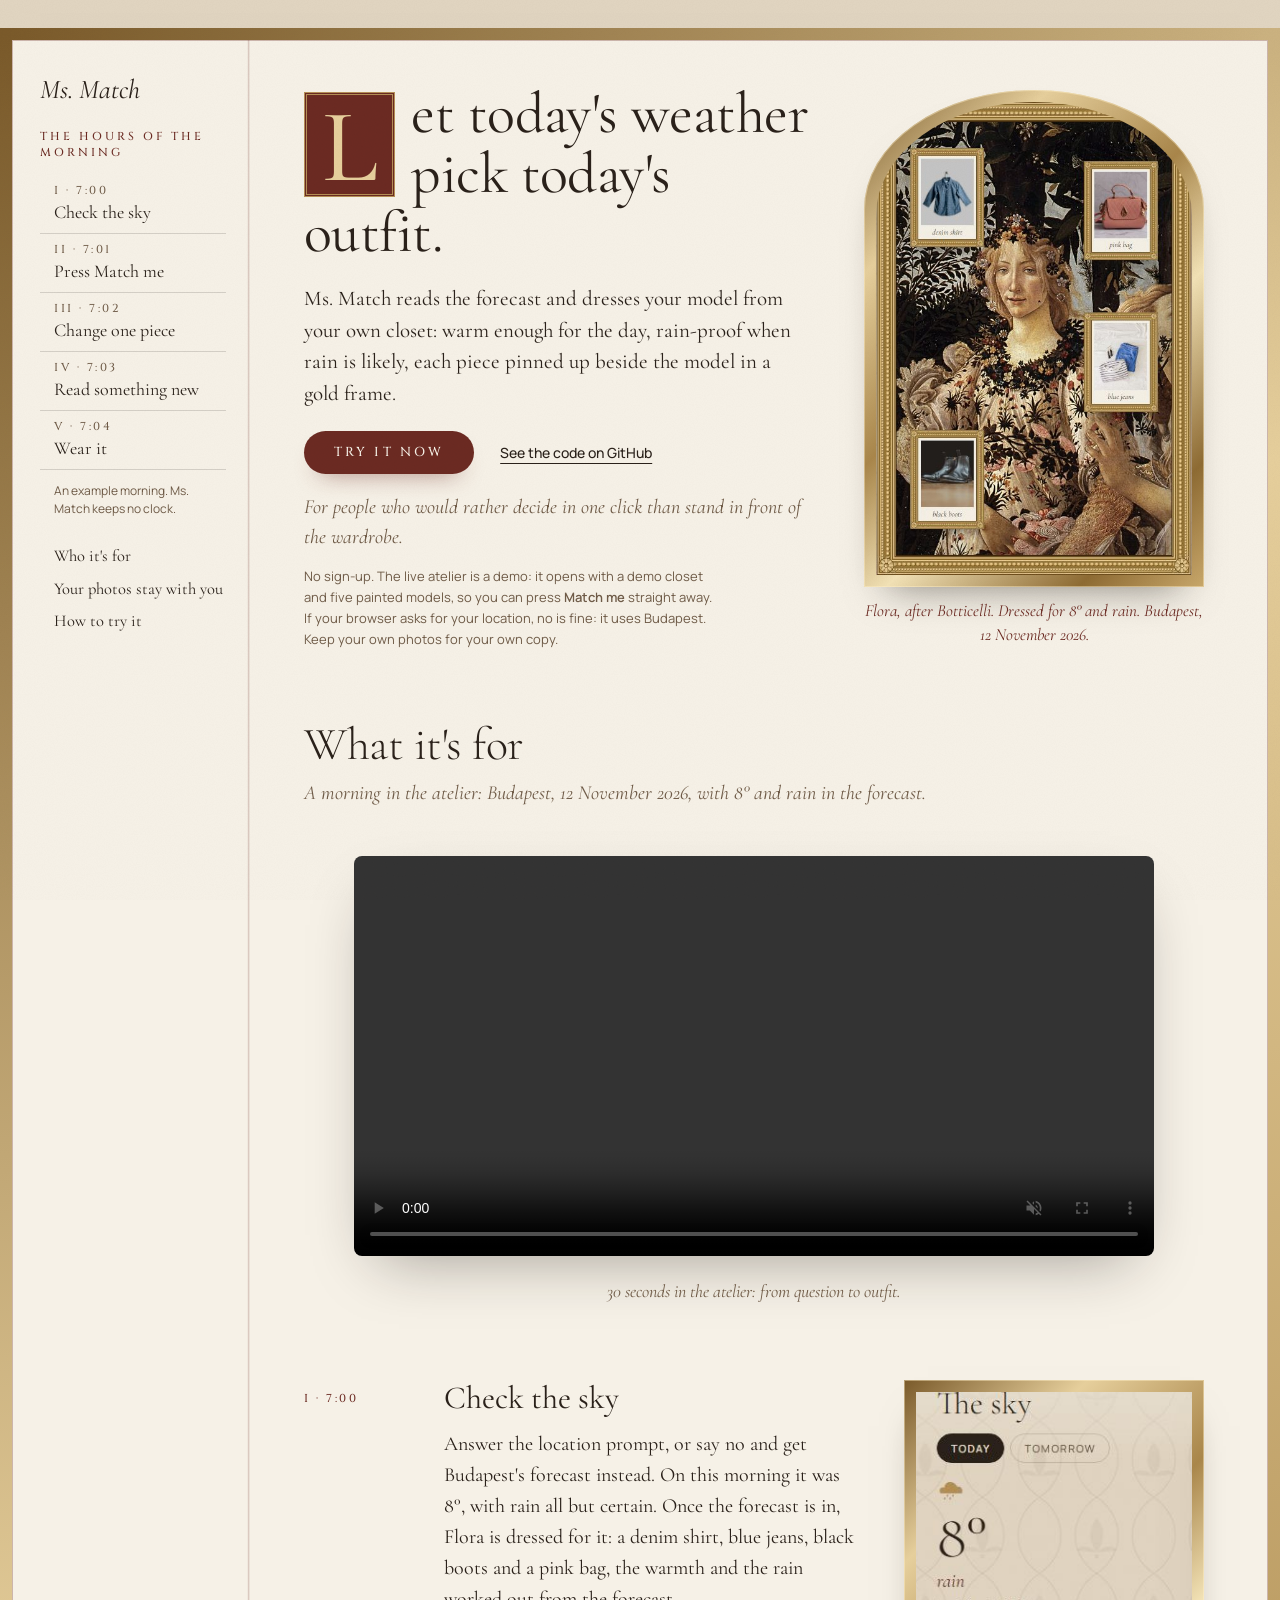
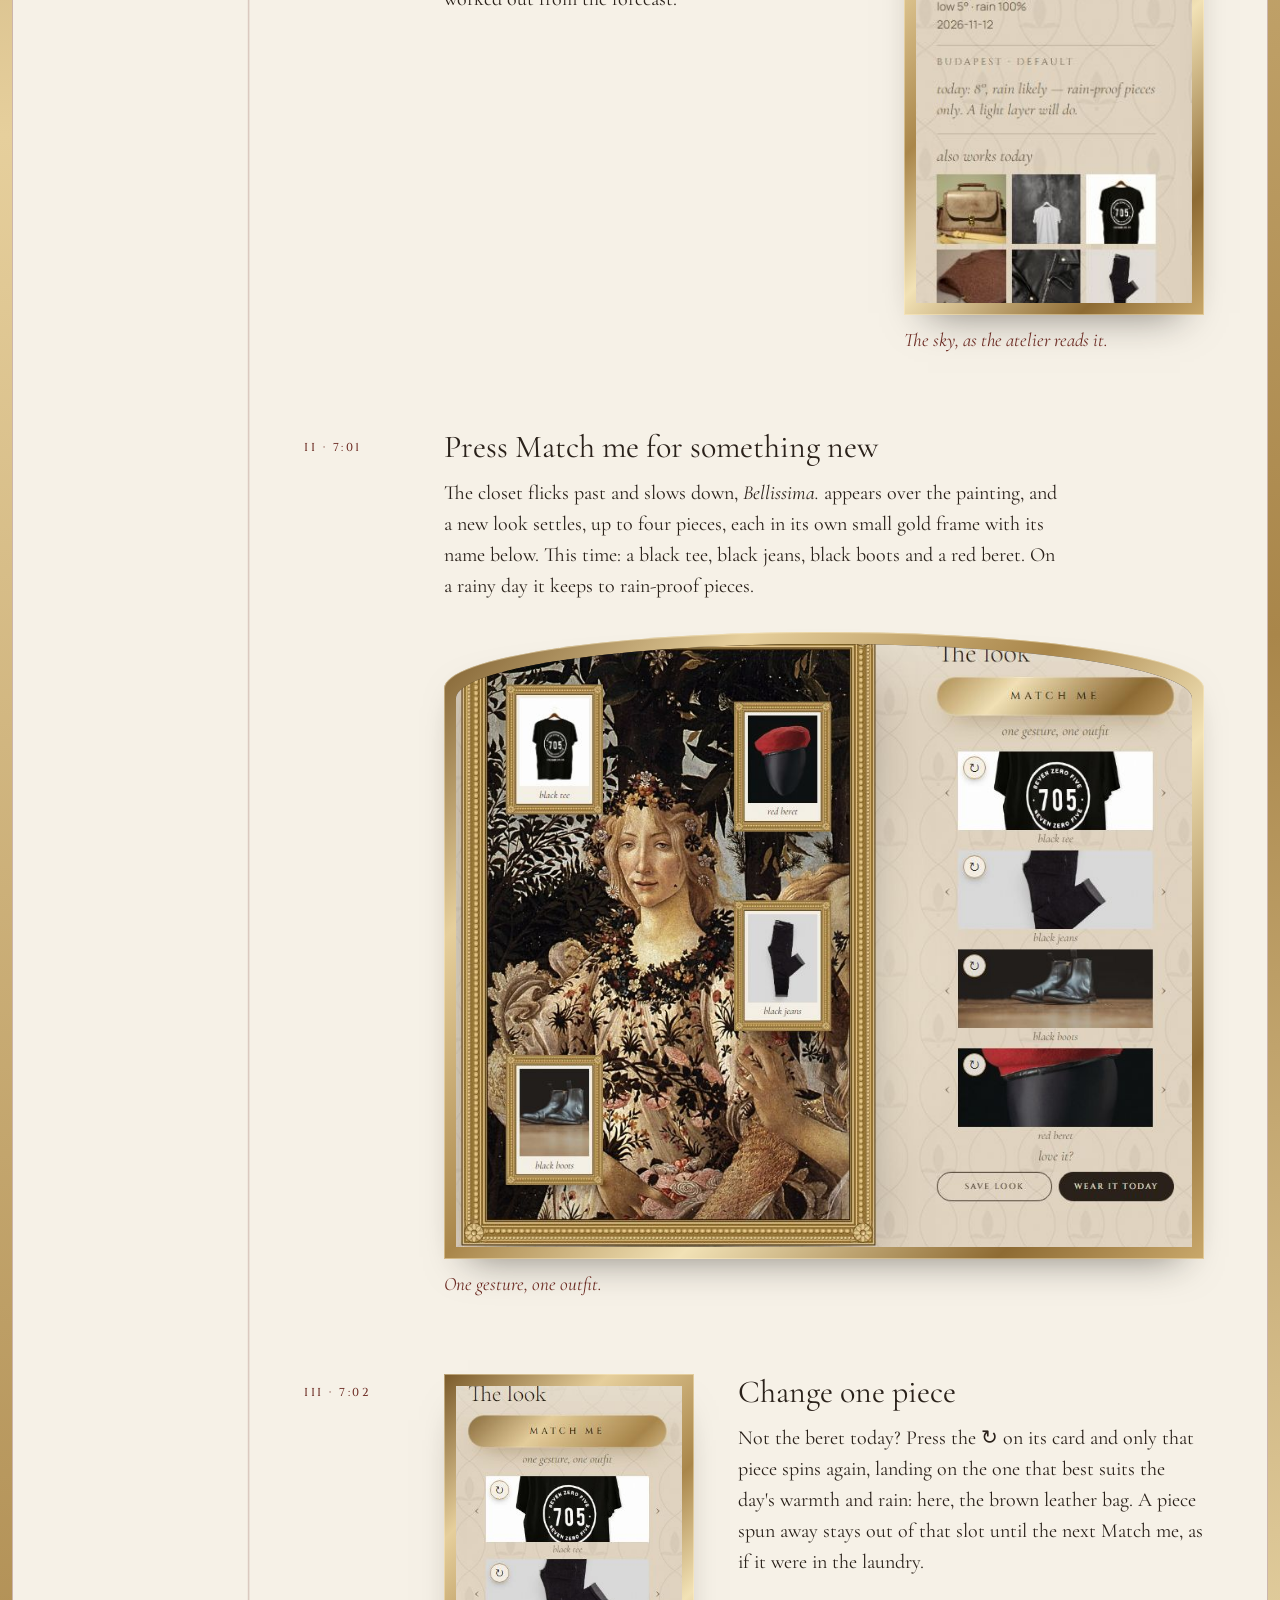
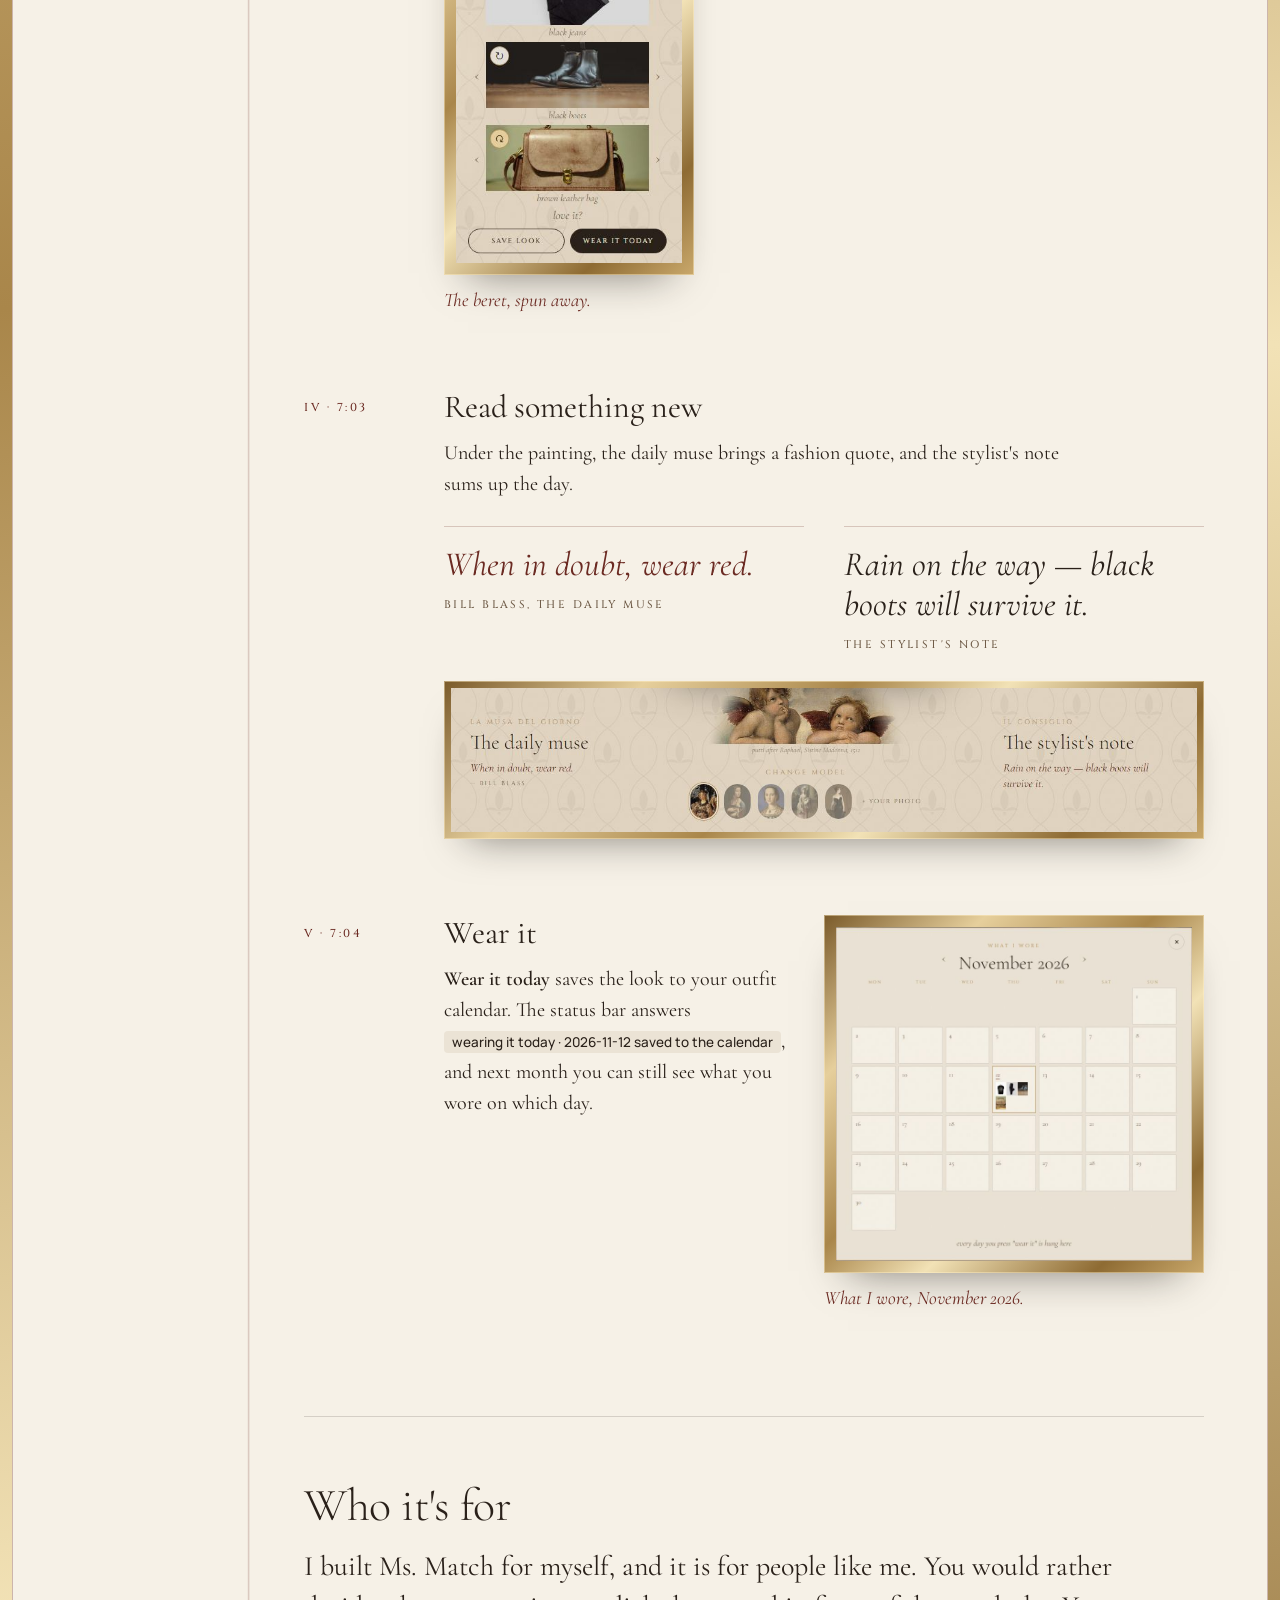
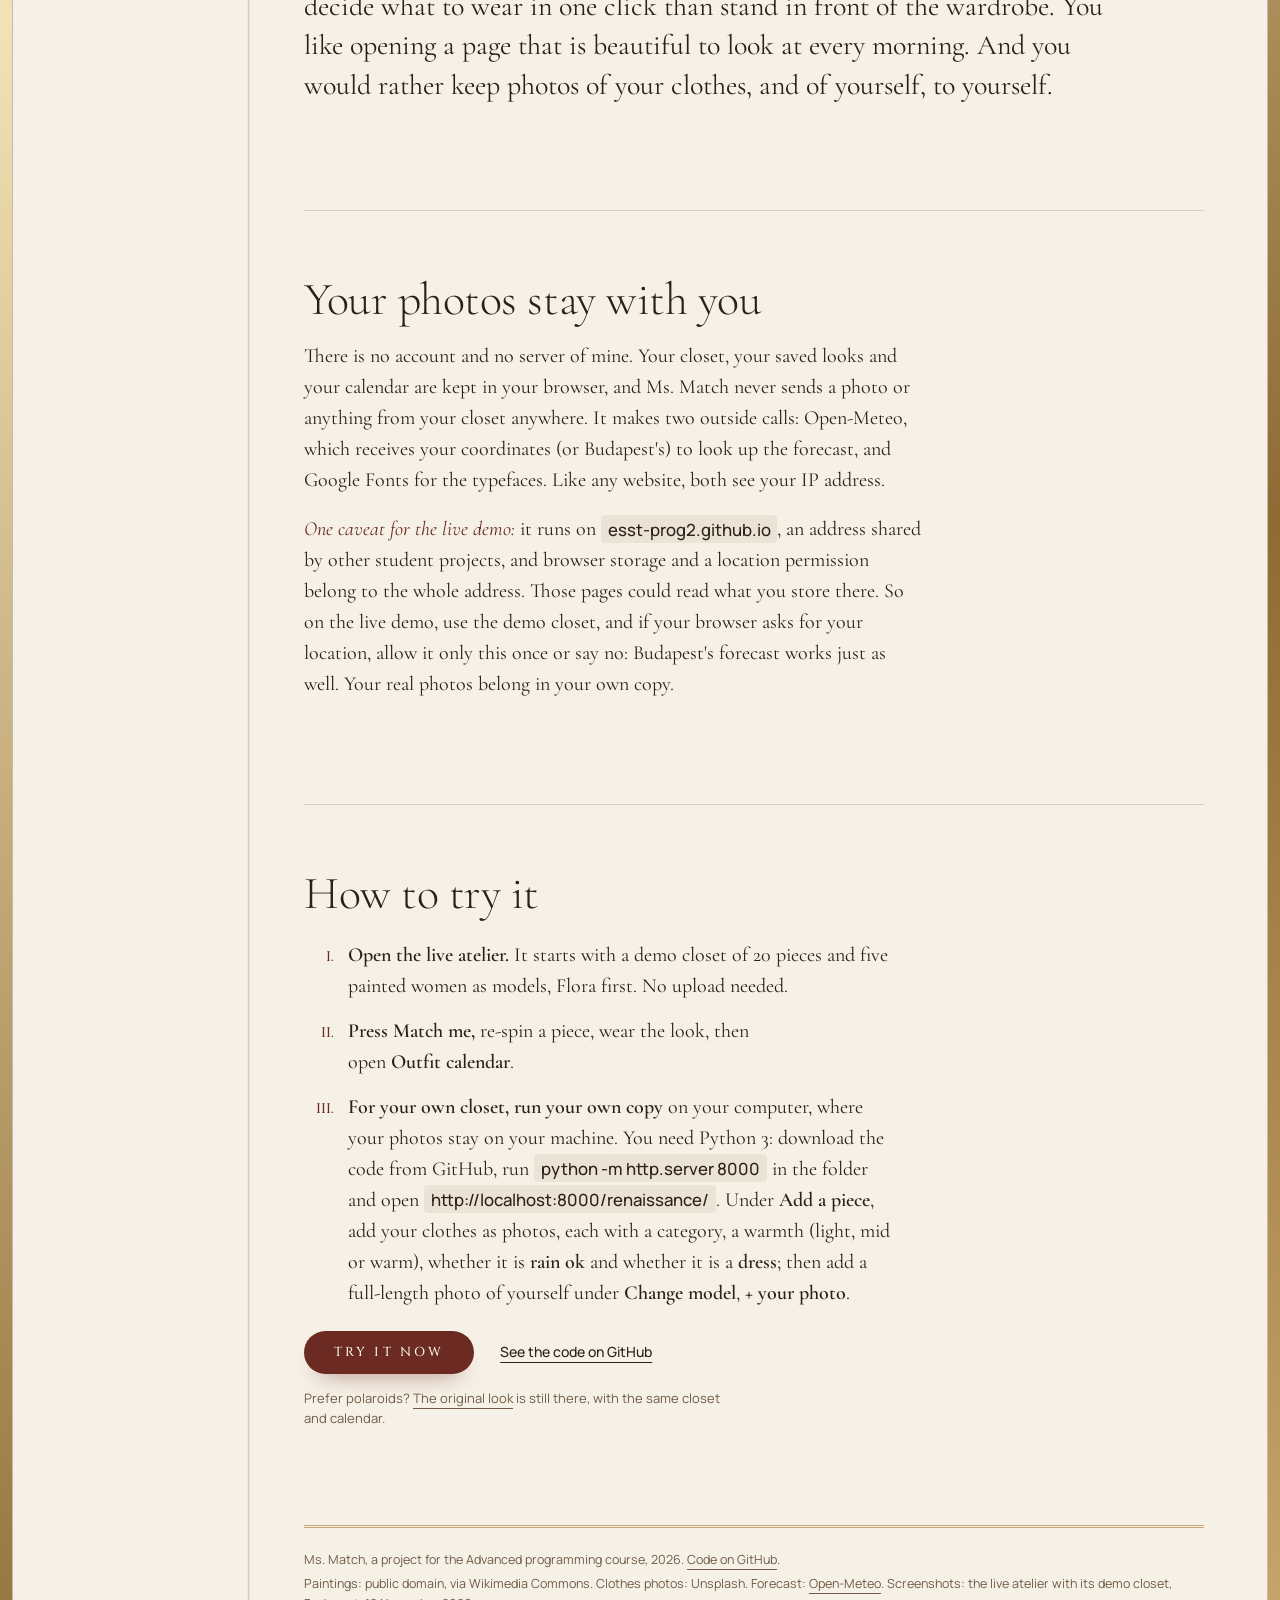
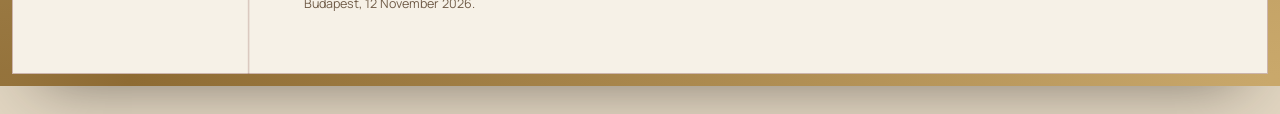
<file: promo/index.html>
<!doctype html>
<html lang="en">
<head>
  <meta charset="utf-8">
  <meta name="viewport" content="width=device-width, initial-scale=1">
  <title>Ms. Match: let today's weather pick today's outfit</title>
  <meta name="description" content="Ms. Match reads the forecast and dresses your model from your own closet. A browser-only closet app with no account and no upload. Try the live atelier with a demo closet.">
  <meta name="theme-color" content="#F6F1E7">
  <link rel="preconnect" href="https://fonts.googleapis.com">
  <link href="https://fonts.googleapis.com/css2?family=Cormorant+Garamond:ital,wght@0,300;0,400;0,500;1,300;1,400;1,500&family=Cinzel:wght@400;500&family=Manrope:wght@400;500;600&display=swap" rel="stylesheet">
  <link rel="stylesheet" href="style.css">
</head>
<body>
<main class="folio">

  <header class="opening" id="top">
    <div class="page">
      <figure class="miniature">
        <div class="gilt arch">
          <picture class="crop crop-tall">
            <img src="img/hero-flora.jpg" width="508" height="760" fetchpriority="high"
                 alt="Botticelli's Flora in the atelier's gold frame, dressed for 8° and rain in a denim shirt, blue jeans, black boots and a pink bag.">
          </picture>
        </div>
        <figcaption class="rubric">Flora, after Botticelli. Dressed for 8° and rain. Budapest, 12 November 2026.</figcaption>
      </figure>
      <h1>Let today's weather pick today's outfit.</h1>
      <p class="lede">Ms. Match reads the forecast and dresses your model from your own closet: warm enough for the day, rain-proof when rain is likely, each piece pinned up beside the model in a gold frame.</p>
      <p class="actions">
        <a class="btn" href="../renaissance/#atelier">Try it now</a>
        <a class="quiet" href="https://github.com/esst-prog2/ms_match">See the code on GitHub</a>
      </p>
      <p class="who-line">For people who would rather decide in one click than stand in front of the wardrobe.</p>
      <p class="small">No sign-up. The live atelier is a demo: it opens with a demo closet and five painted models, so you can press <b>Match me</b> straight away. If your browser asks for your location, no is fine: it uses Budapest. Keep your own photos for your own copy.</p>
    </div>
  </header>

  <nav class="kal" aria-label="The hours of the morning">
    <p class="brand">Ms. Match</p>
    <p class="kal-title">The hours of the morning</p>
    <ol class="kal-hours">
      <li><a href="#hour-1"><span class="hr">I · 7:00</span>Check the sky</a></li>
      <li><a href="#hour-2"><span class="hr">II · 7:01</span>Press Match me</a></li>
      <li><a href="#hour-3"><span class="hr">III · 7:02</span>Change one piece</a></li>
      <li><a href="#hour-4"><span class="hr">IV · 7:03</span>Read something new</a></li>
      <li><a href="#hour-5"><span class="hr">V · 7:04</span>Wear it</a></li>
    </ol>
    <p class="kal-note">An example morning. Ms. Match keeps no clock.</p>
    <ul class="kal-after">
      <li><a href="#who">Who it's for</a></li>
      <li><a href="#photos">Your photos stay with you</a></li>
      <li><a href="#try">How to try it</a></li>
    </ul>
    <span class="kal-marker" aria-hidden="true"></span>
  </nav>

  <div class="leaves">

    <section class="what" aria-labelledby="what-title">
      <h2 id="what-title">What it's for</h2>
      <p class="sub">A morning in the atelier: Budapest, 12 November 2026, with 8° and rain in the forecast.</p>

      <div class="promo-video-wrap">
        <video class="promo-video" muted loop playsinline controls>
          <source src="promo-video.mp4" type="video/mp4">
        </video>
        <p class="promo-video-caption">30 seconds in the atelier: from question to outfit.</p>
      </div>

      <article class="hour hour-1" id="hour-1">
        <div class="hour-text">
          <h3><span class="hr">I · 7:00</span> Check the sky</h3>
          <p>Answer the location prompt, or say no and get Budapest's forecast instead. On this morning it was 8°, with rain all but certain. Once the forecast is in, Flora is dressed for it: a denim shirt, blue jeans, black boots and a pink bag, the warmth and the rain worked out from the forecast.</p>
        </div>
        <figure class="plate plate-narrow">
          <div class="gilt"><div class="crop crop-sky"><img src="img/hour-1-sky.jpg" width="1440" height="900" loading="lazy"
            alt="The forecast panel: 8°, rain, low 5°, rain 100%, Budapest as the default place, and the hint that rain is likely, so only rain-proof pieces."></div></div>
          <figcaption class="rubric">The sky, as the atelier reads it.</figcaption>
        </figure>
      </article>

      <article class="hour hour-2" id="hour-2">
        <div class="hour-text">
          <h3><span class="hr">II · 7:01</span> Press Match me for something new</h3>
          <p>The closet flicks past and slows down, <i>Bellissima.</i> appears over the painting, and a new look settles, up to four pieces, each in its own small gold frame with its name below. This time: a black tee, black jeans, black boots and a red beret. On a rainy day it keeps to rain-proof pieces.</p>
        </div>
        <figure class="plate plate-wide">
          <div class="gilt arch-soft"><div class="crop crop-match"><img src="img/hour-2-match.jpg" width="1440" height="900" loading="lazy"
            alt="After Match me: Flora in a black tee, black jeans, black boots and a red beret, the four pieces listed beside her under the Match me button."></div></div>
          <figcaption class="rubric">One gesture, one outfit.</figcaption>
        </figure>
      </article>

      <article class="hour hour-3" id="hour-3">
        <figure class="plate plate-column">
          <div class="gilt"><div class="crop crop-respin"><img src="img/hour-3-respin.jpg" width="1440" height="900" loading="lazy"
            alt="The look column after the re-spin: the red beret has given way to the brown leather bag, and each card carries its own re-spin button."></div></div>
          <figcaption class="rubric">The beret, spun away.</figcaption>
        </figure>
        <div class="hour-text">
          <h3><span class="hr">III · 7:02</span> Change one piece</h3>
          <p>Not the beret today? Press the ↻ on its card and only that piece spins again, landing on the one that best suits the day's warmth and rain: here, the brown leather bag. A piece spun away stays out of that slot until the next Match me, as if it were in the laundry.</p>
        </div>
      </article>

      <article class="hour hour-4" id="hour-4">
        <div class="hour-text">
          <h3><span class="hr">IV · 7:03</span> Read something new</h3>
          <p>Under the painting, the daily muse brings a fashion quote, and the stylist's note sums up the day.</p>
        </div>
        <div class="readings">
          <blockquote class="reading"><p>When in doubt, wear red.</p><cite>Bill Blass, the daily muse</cite></blockquote>
          <blockquote class="reading"><p>Rain on the way — black boots will survive it.</p><cite>The stylist's note</cite></blockquote>
        </div>
        <figure class="plate plate-strip">
          <div class="gilt thin"><img src="img/hour-4-muse-note.jpg" width="1240" height="240" loading="lazy"
            alt="The daily muse and the stylist's note as they appear under the painting, with the model picker of five painted women between them."></div>
        </figure>
      </article>

      <article class="hour hour-5" id="hour-5">
        <div class="hour-text">
          <h3><span class="hr">V · 7:04</span> Wear it</h3>
          <p><b>Wear it today</b> saves the look to your outfit calendar. The status bar answers <span class="status">wearing it today · 2026-11-12 saved to the calendar</span>, and next month you can still see what you wore on which day.</p>
        </div>
        <figure class="plate plate-cal">
          <div class="gilt"><div class="crop crop-cal"><img src="img/hour-5-calendar.jpg" width="1440" height="900" loading="lazy"
            alt="The outfit calendar for November 2026, with that day's look pinned on the 12th."></div></div>
          <figcaption class="rubric">What I wore, November 2026.</figcaption>
        </figure>
      </article>
    </section>

    <section class="who" id="who" aria-labelledby="who-title">
      <h2 id="who-title">Who it's for</h2>
      <p class="text-hand">I built Ms. Match for myself, and it is for people like me. You would rather decide what to wear in one click than stand in front of the wardrobe. You like opening a page that is beautiful to look at every morning. And you would rather keep photos of your clothes, and of yourself, to yourself.</p>
    </section>

    <section class="photos" id="photos" aria-labelledby="photos-title">
      <h2 id="photos-title">Your photos stay with you</h2>
      <p>There is no account and no server of mine. Your closet, your saved looks and your calendar are kept in your browser, and Ms. Match never sends a photo or anything from your closet anywhere. It makes two outside calls: <span class="nobr">Open-Meteo</span>, which receives your coordinates (or Budapest's) to look up the forecast, and Google Fonts for the typefaces. Like any website, both see your IP address.</p>
      <p><em class="rub-lead">One caveat for the live demo:</em> it runs on <code>esst-prog2.github.io</code>, an address shared by other student projects, and browser storage and a location permission belong to the whole address. Those pages could read what you store there. So on the live demo, use the demo closet, and if your browser asks for your location, allow it only this once or say no: Budapest's forecast works just as well. Your real photos belong in your own copy.</p>
    </section>

    <section class="try" id="try" aria-labelledby="try-title">
      <h2 id="try-title">How to try it</h2>
      <ol class="steps">
        <li><b>Open the live atelier.</b> It starts with a demo closet of 20 pieces and five painted women as models, Flora first. No upload needed.</li>
        <li><b>Press Match me,</b> re-spin a piece, wear the look, then open <b class="nobr">Outfit calendar</b>.</li>
        <li><b>For your own closet, run your own copy</b> on your computer, where your photos stay on your machine. You need Python 3: download the code from GitHub, run <code>python -m http.server 8000</code> in the folder and open <code>http://localhost:8000/renaissance/</code>. Under <b>Add a piece</b>, add your clothes as photos, each with a category, a warmth (light, mid or warm), whether it is <b>rain ok</b> and whether it is a <b>dress</b>; then add a full-length photo of yourself under <b>Change model</b>, <b>+ your photo</b>.</li>
      </ol>
      <p class="actions">
        <a class="btn" href="../renaissance/#atelier">Try it now</a>
        <a class="quiet" href="https://github.com/esst-prog2/ms_match">See the code on GitHub</a>
      </p>
      <p class="small">Prefer polaroids? <a href="../">The original look</a> is still there, with the same closet and calendar.</p>
    </section>

    <footer class="colophon">
      <p>Ms. Match, a project for the Advanced programming course, 2026. <a href="https://github.com/esst-prog2/ms_match">Code on GitHub</a>.</p>
      <p>Paintings: public domain, via Wikimedia Commons. Clothes photos: Unsplash. Forecast: <a class="nobr" href="https://open-meteo.com/">Open-Meteo</a>. Screenshots: the live atelier with its demo closet, Budapest, 12 November 2026.</p>
    </footer>
  </div>
</main>
<script src="hours.js" defer></script>
</body>
</html>
</file>
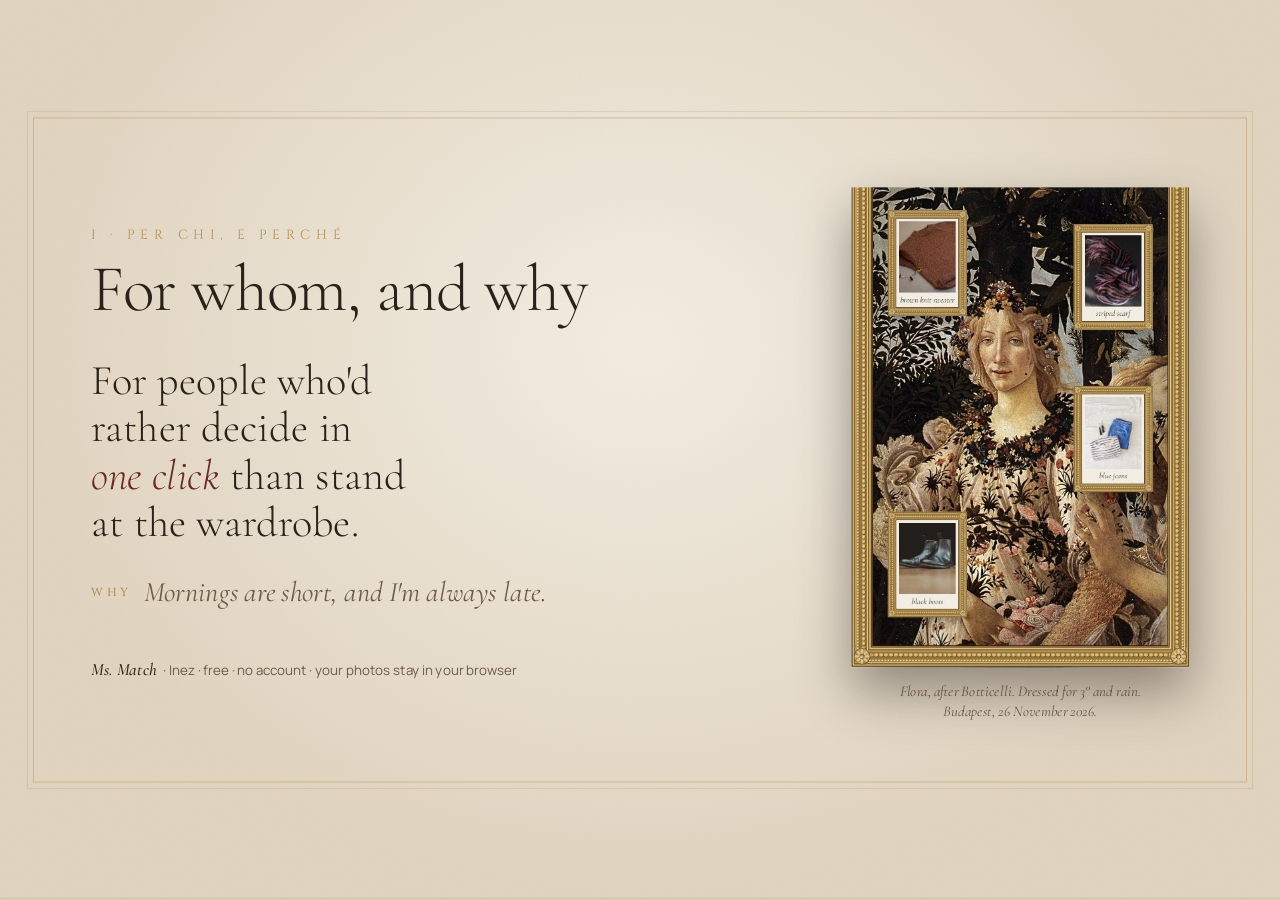
<file: slides/index.html>
<!doctype html>
<html lang="en">
<head>
  <meta charset="utf-8">
  <meta name="viewport" content="width=device-width, initial-scale=1">
  <title>Ms. Match · five slides</title>
  <meta name="description" content="Ms. Match, in five slides: who it is for, a real run, why it works, what I learned, what's next.">
  <link rel="preconnect" href="https://fonts.googleapis.com">
  <link rel="preconnect" href="https://fonts.gstatic.com" crossorigin>
  <link href="https://fonts.googleapis.com/css2?family=Cormorant+Garamond:ital,wght@0,300;0,400;0,500;1,300;1,400;1,500&family=Cinzel:wght@400;500&family=Manrope:wght@400;500;600&display=swap" rel="stylesheet">
  <!-- reveal.js 5.1.0, copied from the npm package (MIT, see reveal/LICENSE) -->
  <link rel="stylesheet" href="reveal/reset.css">
  <link rel="stylesheet" href="reveal/reveal.css">
  <style>
    /* The same world as renaissance/ and promo/: linen, umber, oxblood, gold leaf. */
    :root {
      --linen:     #F6F1E7;
      --ivory:     #EBE3D5;
      --parchment: #E1D5C1;
      --umber:     #2A211A;
      --sepia:     #6F5B47;
      --gold:      #B48F55;
      --gold-hi:   #E6CF9C;
      --oxblood:   #6B2A22;
      --verdigris: #4F6B57;
      --leaf: linear-gradient(135deg, #7A5A2A 0%, #E6CF9C 22%, #A9864A 45%, #F2E2B6 62%, #8E6B33 85%, #C9A86B 100%);
      --serif: 'Cormorant Garamond', Georgia, serif;
      --caps:  'Cinzel', 'Trajan Pro', Georgia, serif;
      --sans:  'Manrope', system-ui, sans-serif;
      --ease:  cubic-bezier(.16, 1, .3, 1);
    }

    html, body { background: var(--umber); }
    .reveal-viewport {
      background:
        radial-gradient(ellipse at 50% 38%, rgba(246,241,231,.85), rgba(246,241,231,0) 70%),
        var(--parchment);
    }
    /* the faint canvas grain of the atelier */
    .reveal-viewport::after {
      content: ""; position: fixed; inset: 0; pointer-events: none; z-index: 30; opacity: .4;
      background-image: url("data:image/svg+xml;utf8,<svg xmlns='http://www.w3.org/2000/svg' width='160' height='160'><filter id='n'><feTurbulence type='fractalNoise' baseFrequency='.9' numOctaves='2' stitchTiles='stitch'/><feColorMatrix values='0 0 0 0 .16  0 0 0 0 .13  0 0 0 0 .1  0 0 0 .06 0'/></filter><rect width='100%' height='100%' filter='url(%23n)'/></svg>");
    }

    .reveal { font-family: var(--serif); color: var(--umber); font-size: 32px; }
    .reveal .slides { text-align: left; }
    .reveal .slides > section {
      height: 100%; padding: 74px 100px 64px; box-sizing: border-box;
    }
    /* a double gold rule around every page, like a folio */
    .reveal .slides > section::before {
      content: ""; position: absolute; inset: 26px; pointer-events: none;
      border: 1px solid rgba(180,143,85,.55);
      outline: 1px solid rgba(180,143,85,.3); outline-offset: 7px;
    }
    .reveal .progress { color: var(--gold); height: 3px; background: rgba(180,143,85,.15); }

    .reveal p { margin: 0; line-height: 1.25; }
    .reveal em { font-style: italic; }
    .eyebrow {
      font: 400 17px/1 var(--caps) !important; letter-spacing: .42em; text-transform: uppercase;
      color: var(--gold); margin-bottom: 18px !important;
    }
    .reveal h1, .reveal h2 {
      font-family: var(--serif); font-weight: 300; color: var(--umber);
      text-transform: none; letter-spacing: -.01em; margin: 0;
    }
    .reveal h2 { font-size: 84px; line-height: 1; }
    .small, .source {
      font: 400 17px/1.5 var(--sans) !important; color: var(--sepia); letter-spacing: .01em;
    }
    .source { font-size: 15px !important; color: rgba(111,91,71,.8); }
    .source code { font: 500 14px var(--sans); background: rgba(235,227,213,.9); padding: .15em .45em; border-radius: 4px; color: var(--sepia); }

    /* carved gilt frame from the atelier (renaissance/frame.svg, 9-slice) */
    .gilt {
      border: 12px solid transparent;
      border-image: url("../renaissance/frame.svg") 56 round;
      background: var(--linen) padding-box;
      box-shadow: 0 22px 40px -18px rgba(42,33,26,.55);
    }
    figure { margin: 0; }
    figcaption {
      font: italic 400 20px/1.3 var(--serif); color: var(--sepia); text-align: center; margin-top: 12px;
    }
    .reveal .fragment { transition: opacity .7s var(--ease), transform .7s var(--ease), visibility 0s .7s; }
    .reveal .fragment.visible { transition: opacity .7s var(--ease), transform .7s var(--ease); }

    /* I · for whom, and why ------------------------------------------- */
    .s1 .grid { display: grid; height: 100%; grid-template-columns: 1fr 430px; gap: 90px; align-items: center; }
    .s1 .lead { font: 300 54px/1.12 var(--serif); margin-top: 46px; max-width: 16ch; text-wrap: balance; }
    .s1 .lead em { color: var(--oxblood); }
    .s1 .why { font: italic 400 36px/1.25 var(--serif); color: var(--sepia); margin-top: 34px; }
    .s1 .why b {
      font: 500 15px/1 var(--caps); font-style: normal; letter-spacing: .32em; text-transform: uppercase;
      color: var(--gold); margin-right: 16px; vertical-align: 6px;
    }
    .s1 .byline { margin-top: 64px; }
    .s1 .byline b { font: italic 500 22px var(--serif); color: var(--umber); margin-right: 4px; }
    .portrait img { display: block; width: 100%; height: auto; filter: drop-shadow(0 30px 34px rgba(42,33,26,.45)); }
    .portrait figcaption { font-size: 19px; margin-top: 18px; }

    /* II · the demo ---------------------------------------------------- */
    .s2 .grid { display: grid; height: 100%; grid-template-columns: 330px 1fr; gap: 50px; align-items: center; }
    .s2 h2 { font-size: 76px; margin-bottom: 48px; white-space: nowrap; }
    .steps { list-style: none; margin: 0; padding: 0; }
    .steps li {
      display: flex; align-items: center; gap: 16px; margin: 0 0 22px;
      font: 400 27px/1.15 var(--serif); color: var(--sepia); opacity: .38;
      transition: opacity .5s var(--ease), color .5s var(--ease);
    }
    .steps .n {
      flex: none; width: 38px; height: 38px; border-radius: 50%; display: grid; place-items: center;
      font: 500 15px/1 var(--caps); color: var(--gold); border: 1px solid rgba(180,143,85,.7);
      transition: background .5s var(--ease), color .5s var(--ease);
    }
    .steps .t { position: relative; padding-bottom: 8px; }
    /* how far the video is into this step: a thin gold-leaf line under the active one */
    .steps .bar {
      position: absolute; left: 0; right: 0; bottom: 0; height: 2px; background: var(--leaf);
      transform-origin: left center; transform: scaleX(0); opacity: 0; transition: opacity .4s var(--ease);
    }
    .steps li.on .bar { opacity: 1; }
    .steps li.done { opacity: .75; }
    .steps li.on { opacity: 1; color: var(--umber); font-style: italic; }
    .steps li.on .n { background: var(--oxblood); border-color: var(--oxblood); color: var(--linen); }
    .steps li.done .n { background: var(--leaf); border-color: transparent; color: var(--umber); }
    .screen { position: relative; }
    .screen video {
      display: block; width: 100%; height: auto; aspect-ratio: 16 / 9;
      border: 14px solid transparent; border-image: url("../renaissance/frame.svg") 56 round;
      background: var(--umber) padding-box; box-shadow: 0 30px 50px -22px rgba(42,33,26,.6);
    }
    .screen .small { margin-top: 16px; text-align: right; }

    /* III · why it works --------------------------------------------- */
    .s3 .stack { height: 100%; display: flex; flex-direction: column; }
    .s3 .head { display: flex; align-items: baseline; gap: 40px; }
    .s3 .sub { font: italic 400 40px/1 var(--serif); color: var(--oxblood); }
    .s3 .body { flex: 1; display: grid; grid-template-columns: 170px 1fr 420px; gap: 56px; align-items: center; padding-bottom: 50px; }
    .rain { text-align: center; color: var(--sepia); }
    .rain svg { width: 96px; height: 96px; display: block; margin: 0 auto 6px; }
    .rain b { display: block; font: 300 96px/1 var(--serif); color: var(--umber); }
    .rain span { font: 400 16px/1 var(--caps); letter-spacing: .4em; text-transform: uppercase; }
    .shoes { display: grid; grid-template-columns: repeat(3, 1fr); gap: 30px; }
    .shoe { position: relative; }
    .shoe .gilt { aspect-ratio: 4 / 5; overflow: hidden; }
    .shoe img { display: block; width: 100%; height: 100%; object-fit: cover; }
    .shoe figcaption { font-size: 21px; }
    .mark {
      position: absolute; left: 50%; top: 42%; transform: translate(-50%, -50%);
      width: 78px; height: 78px; border-radius: 50%; display: grid; place-items: center;
      font: 400 44px/1 var(--serif); box-shadow: 0 8px 20px rgba(42,33,26,.35);
    }
    .mark.no { background: rgba(246,241,231,.92); color: var(--oxblood); border: 2px solid var(--oxblood); }
    .mark.yes { background: var(--leaf); color: var(--umber); border: 2px solid #8E6B33; }
    .picked {
      position: absolute; inset: -14px -14px 34px; border: 3px solid var(--oxblood); border-radius: 6px; pointer-events: none;
    }
    .picked span {
      position: absolute; left: 50%; top: -17px; transform: translateX(-50%); white-space: nowrap;
      background: var(--oxblood); color: var(--linen); padding: 6px 14px; border-radius: 30px;
      font: 500 13px/1 var(--caps); letter-spacing: .2em; text-transform: uppercase;
    }
    .glow { position: absolute; inset: -14px -14px 34px; border-radius: 6px; pointer-events: none;
      box-shadow: 0 0 0 3px var(--verdigris), 0 0 36px rgba(79,107,87,.45); }
    .proof { list-style: none; margin: 0; padding: 0; }
    .proof li { display: flex; align-items: baseline; gap: 18px; margin: 0 0 30px; font: 400 33px/1.2 var(--serif); }
    .tag {
      flex: none; width: 132px; text-align: center; padding: 8px 0 7px; border-radius: 30px;
      font: 500 14px/1 var(--caps); letter-spacing: .2em; text-transform: uppercase;
      border: 1px solid var(--gold); color: var(--sepia); position: relative; top: -5px;
    }
    .tag.red { background: var(--oxblood); border-color: var(--oxblood); color: var(--linen); }
    .tag.green { background: var(--verdigris); border-color: var(--verdigris); color: var(--linen); }
    .s3 .source { position: absolute; left: 100px; bottom: 58px; }

    /* IV · what I learned -------------------------------------------- */
    .pair { display: grid; grid-template-columns: 1fr 70px 1fr; gap: 0 26px; margin-top: 48px; align-items: start; }
    .shot img {
      display: block; width: 100%; height: auto; aspect-ratio: 16 / 9; object-fit: cover;
      border: 1px solid rgba(42,33,26,.18); box-shadow: 0 26px 44px -20px rgba(42,33,26,.55);
    }
    .shot .when { font: 400 15px/1 var(--caps); letter-spacing: .34em; text-transform: uppercase; color: var(--gold); margin: 0 0 14px; }
    .shot .say { font: italic 400 38px/1.18 var(--serif); margin-top: 26px; text-wrap: balance; }
    .shot.before .say { color: var(--sepia); }
    .shot.after .say { color: var(--umber); }
    .shot.after .say em { color: var(--oxblood); }
    .arrow { align-self: center; margin-top: 40px; color: var(--gold); font: 300 64px/1 var(--serif); text-align: center; }
    .s4 .source { position: absolute; right: 100px; bottom: 58px; }

    /* V · what's next ------------------------------------------------- */
    .next { list-style: none; margin: 56px 0 0; padding: 0; display: grid; grid-template-columns: repeat(3, 1fr); gap: 56px; }
    .next li { display: grid; grid-template-rows: 300px auto; gap: 26px; text-align: center; }
    .next b { text-wrap: balance; }
    .next .pic { display: grid; place-items: center; }
    .next .pic .gilt { height: 288px; aspect-ratio: 4 / 5; overflow: hidden; }
    .next .pic .gilt img { display: block; width: 100%; height: 100%; object-fit: cover; }
    .next .pic .phone {
      height: 296px; aspect-ratio: 520 / 1125; border-radius: 26px; overflow: hidden; padding: 8px;
      background: var(--umber); box-shadow: 0 22px 40px -18px rgba(42,33,26,.6);
    }
    .next .pic .phone img { display: block; width: 100%; height: 100%; object-fit: cover; border-radius: 19px; }
    .next .num { font: 500 16px/1 var(--caps); letter-spacing: .3em; color: var(--gold); display: block; margin-bottom: 12px; }
    .next li b { display: block; font: 400 40px/1.08 var(--serif); }
    .next .why { display: block; font: italic 400 26px/1.3 var(--serif); color: var(--sepia); margin-top: 10px; }

    /* closing --------------------------------------------------------- */
    .end .grid { display: grid; height: 100%; grid-template-columns: 1fr 380px; gap: 80px; align-items: center; }
    .end h1 { font-size: 150px; line-height: .95; }
    .end h1 em { color: var(--oxblood); }
    .end .tagline { font: italic 300 46px/1.15 var(--serif); color: var(--sepia); margin-top: 26px; }
    .end .url { font: 500 26px/1 var(--sans); color: var(--umber); margin-top: 60px; letter-spacing: .01em; }
    .end .small { margin-top: 18px; }
    .qr .gilt { padding: 18px; background: var(--linen) padding-box; }
    .qr svg { display: block; width: 100%; height: auto; }
    .qr figcaption { font-size: 24px; }

    @media print { .reveal-viewport::after { display: none; } }
  </style>
</head>
<body>
<div class="reveal">
  <div class="slides">

    <!-- I ------------------------------------------------------------ -->
    <section class="s1">
      <div class="grid">
      <div>
        <p class="eyebrow">I · per chi, e perché</p>
        <h2>For whom, and why</h2>
        <p class="lead">For people who'd rather decide in <em>one click</em> than stand at the wardrobe.</p>
        <p class="why"><b>Why</b>Mornings are short, and I'm always late.</p>
        <p class="small byline"><b>Ms. Match</b> · Inez · free · no account · your photos stay in your browser</p>
      </div>
      <figure class="portrait">
        <img src="media/flora.jpg" width="506" height="722"
             alt="Botticelli's Flora in the atelier's gold frame, dressed for 3 degrees and rain: a brown knit sweater, blue jeans, black boots and a striped scarf, each in a small gold frame.">
        <figcaption>Flora, after Botticelli. Dressed for 3° and rain.<br>Budapest, 26 November 2026.</figcaption>
      </figure>
      </div>
      <aside class="notes">
        <p><em>I · For whom, and why · about 60 seconds</em></p>
        <p><em>(Look at the room. Wait one second before you start.)</em></p>
        <p>It's 7:52. I should have left five minutes ago. And I'm standing in front of my wardrobe, asking the same question as every morning: what do I wear today?</p>
        <p>In the next five minutes, I'll show you how I answer that question in one click, on a rainy morning, and why you can trust that click.</p>
        <p>This is Ms. Match. I built it for myself, and for people like me: people who would rather decide in one click than stand at the wardrobe.</p>
        <p>Why? I'm not a morning person. Getting up is hard, so I'm always late. And then the wardrobe takes the last minutes I have. What goes with what? Is it warm enough? Will it rain?</p>
        <p><em>(Optional, only if the room is awake:)</em> Quick show of hands: who has been late because of what to wear? <em>(wait)</em> Me too. Almost every day.</p>
        <p>So my clothes live in the app as photos. It reads the forecast and dresses a model for the day. Here, Flora, after Botticelli: three degrees and rain.</p>
        <p>So here is the one thing to remember: the weather picks the outfit, in one click, and I get my mornings back.</p>
      </aside>
    </section>

    <!-- II ----------------------------------------------------------- -->
    <section class="s2" id="demo-slide">
      <div class="grid">
      <div>
        <p class="eyebrow">II · la prova</p>
        <h2>The demo</h2>
        <ol class="steps" id="steps">
          <li><span class="n">1</span><span class="t">Today's sky<i class="bar"></i></span></li>
          <li><span class="n">2</span><span class="t">One tap: Match me<i class="bar"></i></span></li>
          <li><span class="n">3</span><span class="t">Spin just one piece<i class="bar"></i></span></li>
          <li><span class="n">4</span><span class="t">Wear it today<i class="bar"></i></span></li>
          <li><span class="n">5</span><span class="t">Remembered<i class="bar"></i></span></li>
        </ol>
      </div>
      <div class="screen">
        <video id="demo" muted playsinline preload="auto" poster="media/demo-poster.jpg" src="media/demo.mp4"
               aria-label="A real run of the Ms. Match atelier on 26 November 2026, 3 degrees and rain in Budapest. Flora is already dressed for the day. Match me spins the closet, Bellissima appears, and the look settles on a brown knit sweater, blue jeans, black boots and a red beret. The beret alone is spun again and lands on a striped scarf. Wear it today, then the Outfit calendar shows the look on 26 November."></video>
        <p class="small">A real run of the live atelier · Budapest, 26 November 2026, 3° and rain</p>
      </div>
      </div>
      <span class="fragment demo-step" aria-hidden="true"></span>
      <span class="fragment demo-step" aria-hidden="true"></span>
      <span class="fragment demo-step" aria-hidden="true"></span>
      <span class="fragment demo-step" aria-hidden="true"></span>
      <aside class="notes">
        <p><em>II · The demo · about 80 seconds, 4 clicks</em></p>
        <p><em>(The video starts by itself and stops with the cursor on Match me.)</em></p>
        <p>This is a real run of the live app, recorded this week. First, the sky: three degrees and rain. When I open the app, Flora is already dressed for it. But maybe I want something new. So I press Match me.</p>
        <p><strong>[click]</strong> The closet spins... Bellissima. A knit sweater, blue jeans, black boots and a red beret. It's raining, so it only picks rain-proof pieces. But I'm not in the mood for the beret. So I spin just that one piece.</p>
        <p><strong>[click]</strong> A striped scarf: warm, and rain-proof. Perfect. So: wear it today.</p>
        <p><strong>[click]</strong> It's saved. And later I can see what I wore, in my outfit calendar.</p>
        <p><strong>[click]</strong> There it is: today, with the look. Half a minute, and I'm dressed. The weather picked the outfit, in one click.</p>
      </aside>
    </section>

    <!-- III ---------------------------------------------------------- -->
    <section class="s3">
      <div class="stack">
      <p class="eyebrow">III · perché funziona</p>
      <div class="head">
        <h2>Why it works</h2>
        <p class="sub">I checked it, not the agent.</p>
      </div>
      <div class="body">
        <div class="rain">
          <svg viewBox="0 0 64 64" aria-hidden="true"><path d="M32 8c-14 0-25 10-26 23h52C57 18 46 8 32 8z" fill="none" stroke="#B48F55" stroke-width="2.4" stroke-linejoin="round"/><path d="M32 31v20c0 4-6 4-6 0" fill="none" stroke="#B48F55" stroke-width="2.4" stroke-linecap="round"/><path d="M14 44l-3 6M22 46l-3 6M44 44l-3 6M52 42l-3 6" stroke="#6F5B47" stroke-width="2" stroke-linecap="round"/></svg>
          <b>70%</b><span>rain</span>
        </div>
        <div class="shoes">
          <figure class="shoe">
            <div class="gilt"><img src="../assets/clothes/sneakers-white.jpg" alt="White sneakers"></div>
            <figcaption>white sneakers</figcaption>
            <span class="mark no fragment" data-fragment-index="1">✕</span>
            <span class="fragment" data-fragment-index="2"><span class="picked fragment fade-out" data-fragment-index="3"><span>picked</span></span></span>
          </figure>
          <figure class="shoe">
            <div class="gilt"><img src="../assets/clothes/heels-red.jpg" alt="Red heels"></div>
            <figcaption>red heels</figcaption>
            <span class="mark no fragment" data-fragment-index="1">✕</span>
          </figure>
          <figure class="shoe">
            <div class="gilt"><img src="../assets/clothes/boots-black.jpg" alt="Black boots, the only rain-proof pair"></div>
            <figcaption>black boots</figcaption>
            <span class="mark yes fragment" data-fragment-index="1">✓</span>
            <span class="glow fragment" data-fragment-index="3"></span>
          </figure>
        </div>
        <ol class="proof">
          <li class="fragment" data-fragment-index="1"><span class="tag">First</span><span>only the boots</span></li>
          <li class="fragment" data-fragment-index="2"><span class="tag red">Red</span><span>it picked sneakers</span></li>
          <li class="fragment" data-fragment-index="3"><span class="tag green">Green</span><span>30 runs, 30 boots</span></li>
        </ol>
      </div>
      <p class="source"><code>reviews/08-readme-promises.md</code> · <code>tests/rules.test.js</code> · 17 October 2026</p>
      </div>
      <aside class="notes">
        <p><em>III · Why it works · about 60 seconds, 3 clicks</em></p>
        <p>But can you trust that click? <em>(Look at the teacher.)</em> In session five, you showed us that on a rainy day my Match me could still pick sneakers or high heels. And none of my tests noticed. You were right.</p>
        <p>So before any code changed, the right answer was written down. And it came from my closet. Not from the program, and not from the AI.</p>
        <p><strong>[click]</strong> Of my three pairs of shoes, only the black boots are rain-proof. So at seventy percent rain, every Match me must end on the boots.</p>
        <p><strong>[click]</strong> Then the test, against the old code: red. It picked the white sneakers.</p>
        <p><strong>[click]</strong> Then the fix, and nothing else: green. Thirty runs, thirty times the boots.</p>
        <p>So when I say the weather picks the outfit, I didn't just trust the agent. I checked it.</p>
      </aside>
    </section>

    <!-- IV ----------------------------------------------------------- -->
    <section class="s4">
      <p class="eyebrow">IV · cosa ho imparato</p>
      <h2>What I learned</h2>
      <div class="pair">
        <figure class="shot before">
          <p class="when">September</p>
          <img src="media/before.jpg" width="1600" height="900"
               alt="The first look of Ms. Match: a pink and white board with the clothes as pinned polaroids around a photo model.">
          <p class="say">“It worked. It never felt like mine.”</p>
        </figure>
        <div class="arrow fragment" data-fragment-index="1" aria-hidden="true">→</div>
        <figure class="shot after fragment" data-fragment-index="1">
          <p class="when">27 October</p>
          <img src="media/after.jpg" width="1600" height="900"
               alt="The renaissance atelier: Flora in a carved gold frame, the forecast on the left and the look on the right, each piece in a small gold frame.">
          <p class="say">A page I <em>love</em> opening is a page I open every morning.</p>
        </figure>
      </div>
      <p class="source">commit <code>8f2c9a8</code> · the same closet and code, a second page</p>
      <aside class="notes">
        <p><em>IV · What I learned · about 45 seconds, 1 click</em></p>
        <p>What I learned. This was my first look, in September: polaroids pinned around a photo. It worked. It did everything I wanted. But it never felt like mine.</p>
        <p><strong>[click]</strong> I love paintings, and an elegant, gallery-like style. So on the 27th of October, I built a second look: the renaissance atelier. Same closet, same code, a new page.</p>
        <p>And this is what I learned: how a page looks is not decoration. A page I love opening is a page I open every morning. And an app I open every morning is an app I actually use.</p>
      </aside>
    </section>

    <!-- V ------------------------------------------------------------ -->
    <section class="s5">
      <p class="eyebrow">V · e adesso</p>
      <h2>What's next</h2>
      <ol class="next">
        <li class="fragment">
          <div class="pic"><div class="gilt"><img src="../assets/clothes/jacket-leather.jpg" alt="A leather jacket"></div></div>
          <div><span class="num">I</span><b>A coat over the top</b><span class="why">A fifth place, for layers.</span></div>
        </li>
        <li class="fragment">
          <div class="pic"><div class="gilt"><img src="../assets/clothes/sweater-white.jpg" alt="A cream knit sweater"></div></div>
          <div><span class="num">II</span><b>Match me follows warmth too</b><span class="why">Today it follows rain.</span></div>
        </li>
        <li class="fragment">
          <div class="pic"><div class="phone"><img src="media/phone.jpg" alt="The atelier on a phone screen: Flora in her gold frame."></div></div>
          <div><span class="num">III</span><b>On my phone, every morning</b><span class="why">Where I get dressed.</span></div>
        </li>
      </ol>
      <aside class="notes">
        <p><em>V · What&#x27;s next · about 40 seconds, 3 clicks</em></p>
        <p>What's next?</p>
        <p><strong>[click]</strong> A coat over the top. Right now there are four places: top, bottom, shoes and one extra. A jacket over a sweater has nowhere to go. So: a fifth place, for layers.</p>
        <p><strong>[click]</strong> Match me should follow warmth too. Today it follows rain, so on a cold day it can still pick a T-shirt.</p>
        <p><strong>[click]</strong> And my phone. I get dressed in front of my wardrobe, not at my laptop. So it should feel made for the phone, every morning.</p>
      </aside>
    </section>

    <!-- closing ------------------------------------------------------- -->
    <section class="end">
      <div class="grid">
      <div>
        <h1>Ms. <em>Match</em></h1>
        <p class="tagline">Let today's weather pick today's outfit.</p>
        <p class="url">esst-prog2.github.io/ms_match/promo/</p>
        <p class="small">Inez · free · no account · your photos stay in your browser</p>
      </div>
      <figure class="qr">
        <div class="gilt">
          <svg viewBox="-4 -4 41 41" role="img" aria-label="QR code for esst-prog2.github.io/ms_match/promo/" shape-rendering="crispEdges">
            <rect x="-4" y="-4" width="41" height="41" fill="#F6F1E7"/>
            <path fill="#2A211A" d="M0 0h1v1h-1zM1 0h1v1h-1zM2 0h1v1h-1zM3 0h1v1h-1zM4 0h1v1h-1zM5 0h1v1h-1zM6 0h1v1h-1zM8 0h1v1h-1zM10 0h1v1h-1zM13 0h1v1h-1zM16 0h1v1h-1zM17 0h1v1h-1zM19 0h1v1h-1zM20 0h1v1h-1zM22 0h1v1h-1zM23 0h1v1h-1zM26 0h1v1h-1zM27 0h1v1h-1zM28 0h1v1h-1zM29 0h1v1h-1zM30 0h1v1h-1zM31 0h1v1h-1zM32 0h1v1h-1zM0 1h1v1h-1zM6 1h1v1h-1zM8 1h1v1h-1zM9 1h1v1h-1zM11 1h1v1h-1zM13 1h1v1h-1zM16 1h1v1h-1zM18 1h1v1h-1zM21 1h1v1h-1zM22 1h1v1h-1zM23 1h1v1h-1zM24 1h1v1h-1zM26 1h1v1h-1zM32 1h1v1h-1zM0 2h1v1h-1zM2 2h1v1h-1zM3 2h1v1h-1zM4 2h1v1h-1zM6 2h1v1h-1zM10 2h1v1h-1zM11 2h1v1h-1zM15 2h1v1h-1zM17 2h1v1h-1zM19 2h1v1h-1zM21 2h1v1h-1zM22 2h1v1h-1zM24 2h1v1h-1zM26 2h1v1h-1zM28 2h1v1h-1zM29 2h1v1h-1zM30 2h1v1h-1zM32 2h1v1h-1zM0 3h1v1h-1zM2 3h1v1h-1zM3 3h1v1h-1zM4 3h1v1h-1zM6 3h1v1h-1zM8 3h1v1h-1zM10 3h1v1h-1zM14 3h1v1h-1zM16 3h1v1h-1zM19 3h1v1h-1zM20 3h1v1h-1zM21 3h1v1h-1zM22 3h1v1h-1zM23 3h1v1h-1zM24 3h1v1h-1zM26 3h1v1h-1zM28 3h1v1h-1zM29 3h1v1h-1zM30 3h1v1h-1zM32 3h1v1h-1zM0 4h1v1h-1zM2 4h1v1h-1zM3 4h1v1h-1zM4 4h1v1h-1zM6 4h1v1h-1zM9 4h1v1h-1zM11 4h1v1h-1zM13 4h1v1h-1zM14 4h1v1h-1zM17 4h1v1h-1zM20 4h1v1h-1zM23 4h1v1h-1zM26 4h1v1h-1zM28 4h1v1h-1zM29 4h1v1h-1zM30 4h1v1h-1zM32 4h1v1h-1zM0 5h1v1h-1zM6 5h1v1h-1zM9 5h1v1h-1zM13 5h1v1h-1zM14 5h1v1h-1zM18 5h1v1h-1zM19 5h1v1h-1zM20 5h1v1h-1zM22 5h1v1h-1zM24 5h1v1h-1zM26 5h1v1h-1zM32 5h1v1h-1zM0 6h1v1h-1zM1 6h1v1h-1zM2 6h1v1h-1zM3 6h1v1h-1zM4 6h1v1h-1zM5 6h1v1h-1zM6 6h1v1h-1zM8 6h1v1h-1zM10 6h1v1h-1zM12 6h1v1h-1zM14 6h1v1h-1zM16 6h1v1h-1zM18 6h1v1h-1zM20 6h1v1h-1zM22 6h1v1h-1zM24 6h1v1h-1zM26 6h1v1h-1zM27 6h1v1h-1zM28 6h1v1h-1zM29 6h1v1h-1zM30 6h1v1h-1zM31 6h1v1h-1zM32 6h1v1h-1zM8 7h1v1h-1zM10 7h1v1h-1zM17 7h1v1h-1zM20 7h1v1h-1zM24 7h1v1h-1zM0 8h1v1h-1zM2 8h1v1h-1zM3 8h1v1h-1zM5 8h1v1h-1zM6 8h1v1h-1zM7 8h1v1h-1zM10 8h1v1h-1zM11 8h1v1h-1zM14 8h1v1h-1zM16 8h1v1h-1zM17 8h1v1h-1zM18 8h1v1h-1zM19 8h1v1h-1zM21 8h1v1h-1zM23 8h1v1h-1zM26 8h1v1h-1zM29 8h1v1h-1zM31 8h1v1h-1zM32 8h1v1h-1zM1 9h1v1h-1zM2 9h1v1h-1zM3 9h1v1h-1zM5 9h1v1h-1zM7 9h1v1h-1zM11 9h1v1h-1zM14 9h1v1h-1zM18 9h1v1h-1zM19 9h1v1h-1zM20 9h1v1h-1zM21 9h1v1h-1zM22 9h1v1h-1zM23 9h1v1h-1zM24 9h1v1h-1zM26 9h1v1h-1zM27 9h1v1h-1zM29 9h1v1h-1zM30 9h1v1h-1zM32 9h1v1h-1zM0 10h1v1h-1zM1 10h1v1h-1zM2 10h1v1h-1zM3 10h1v1h-1zM4 10h1v1h-1zM5 10h1v1h-1zM6 10h1v1h-1zM7 10h1v1h-1zM8 10h1v1h-1zM11 10h1v1h-1zM12 10h1v1h-1zM14 10h1v1h-1zM16 10h1v1h-1zM17 10h1v1h-1zM23 10h1v1h-1zM26 10h1v1h-1zM27 10h1v1h-1zM28 10h1v1h-1zM29 10h1v1h-1zM31 10h1v1h-1zM32 10h1v1h-1zM1 11h1v1h-1zM5 11h1v1h-1zM9 11h1v1h-1zM10 11h1v1h-1zM12 11h1v1h-1zM13 11h1v1h-1zM14 11h1v1h-1zM15 11h1v1h-1zM18 11h1v1h-1zM20 11h1v1h-1zM24 11h1v1h-1zM25 11h1v1h-1zM27 11h1v1h-1zM29 11h1v1h-1zM0 12h1v1h-1zM1 12h1v1h-1zM4 12h1v1h-1zM5 12h1v1h-1zM6 12h1v1h-1zM7 12h1v1h-1zM10 12h1v1h-1zM11 12h1v1h-1zM12 12h1v1h-1zM18 12h1v1h-1zM21 12h1v1h-1zM24 12h1v1h-1zM25 12h1v1h-1zM28 12h1v1h-1zM29 12h1v1h-1zM31 12h1v1h-1zM32 12h1v1h-1zM0 13h1v1h-1zM2 13h1v1h-1zM5 13h1v1h-1zM7 13h1v1h-1zM9 13h1v1h-1zM10 13h1v1h-1zM16 13h1v1h-1zM18 13h1v1h-1zM22 13h1v1h-1zM25 13h1v1h-1zM27 13h1v1h-1zM29 13h1v1h-1zM31 13h1v1h-1zM1 14h1v1h-1zM4 14h1v1h-1zM6 14h1v1h-1zM8 14h1v1h-1zM11 14h1v1h-1zM14 14h1v1h-1zM15 14h1v1h-1zM16 14h1v1h-1zM21 14h1v1h-1zM22 14h1v1h-1zM24 14h1v1h-1zM26 14h1v1h-1zM27 14h1v1h-1zM29 14h1v1h-1zM0 15h1v1h-1zM3 15h1v1h-1zM8 15h1v1h-1zM12 15h1v1h-1zM14 15h1v1h-1zM16 15h1v1h-1zM18 15h1v1h-1zM19 15h1v1h-1zM20 15h1v1h-1zM21 15h1v1h-1zM23 15h1v1h-1zM25 15h1v1h-1zM26 15h1v1h-1zM28 15h1v1h-1zM29 15h1v1h-1zM30 15h1v1h-1zM2 16h1v1h-1zM3 16h1v1h-1zM4 16h1v1h-1zM5 16h1v1h-1zM6 16h1v1h-1zM7 16h1v1h-1zM8 16h1v1h-1zM9 16h1v1h-1zM10 16h1v1h-1zM11 16h1v1h-1zM13 16h1v1h-1zM14 16h1v1h-1zM15 16h1v1h-1zM18 16h1v1h-1zM19 16h1v1h-1zM20 16h1v1h-1zM21 16h1v1h-1zM22 16h1v1h-1zM24 16h1v1h-1zM25 16h1v1h-1zM26 16h1v1h-1zM28 16h1v1h-1zM30 16h1v1h-1zM1 17h1v1h-1zM7 17h1v1h-1zM11 17h1v1h-1zM15 17h1v1h-1zM17 17h1v1h-1zM18 17h1v1h-1zM20 17h1v1h-1zM21 17h1v1h-1zM22 17h1v1h-1zM23 17h1v1h-1zM24 17h1v1h-1zM25 17h1v1h-1zM26 17h1v1h-1zM28 17h1v1h-1zM29 17h1v1h-1zM31 17h1v1h-1zM32 17h1v1h-1zM0 18h1v1h-1zM2 18h1v1h-1zM3 18h1v1h-1zM5 18h1v1h-1zM6 18h1v1h-1zM7 18h1v1h-1zM9 18h1v1h-1zM10 18h1v1h-1zM11 18h1v1h-1zM14 18h1v1h-1zM15 18h1v1h-1zM16 18h1v1h-1zM17 18h1v1h-1zM22 18h1v1h-1zM27 18h1v1h-1zM28 18h1v1h-1zM30 18h1v1h-1zM31 18h1v1h-1zM0 19h1v1h-1zM1 19h1v1h-1zM2 19h1v1h-1zM4 19h1v1h-1zM7 19h1v1h-1zM8 19h1v1h-1zM9 19h1v1h-1zM10 19h1v1h-1zM13 19h1v1h-1zM19 19h1v1h-1zM21 19h1v1h-1zM28 19h1v1h-1zM31 19h1v1h-1zM1 20h1v1h-1zM5 20h1v1h-1zM6 20h1v1h-1zM7 20h1v1h-1zM8 20h1v1h-1zM10 20h1v1h-1zM11 20h1v1h-1zM14 20h1v1h-1zM15 20h1v1h-1zM18 20h1v1h-1zM20 20h1v1h-1zM29 20h1v1h-1zM30 20h1v1h-1zM32 20h1v1h-1zM0 21h1v1h-1zM1 21h1v1h-1zM3 21h1v1h-1zM10 21h1v1h-1zM12 21h1v1h-1zM14 21h1v1h-1zM15 21h1v1h-1zM18 21h1v1h-1zM23 21h1v1h-1zM26 21h1v1h-1zM27 21h1v1h-1zM29 21h1v1h-1zM30 21h1v1h-1zM32 21h1v1h-1zM4 22h1v1h-1zM5 22h1v1h-1zM6 22h1v1h-1zM9 22h1v1h-1zM10 22h1v1h-1zM11 22h1v1h-1zM12 22h1v1h-1zM14 22h1v1h-1zM16 22h1v1h-1zM17 22h1v1h-1zM18 22h1v1h-1zM21 22h1v1h-1zM22 22h1v1h-1zM23 22h1v1h-1zM24 22h1v1h-1zM25 22h1v1h-1zM26 22h1v1h-1zM29 22h1v1h-1zM31 22h1v1h-1zM32 22h1v1h-1zM1 23h1v1h-1zM8 23h1v1h-1zM14 23h1v1h-1zM16 23h1v1h-1zM18 23h1v1h-1zM19 23h1v1h-1zM24 23h1v1h-1zM29 23h1v1h-1zM31 23h1v1h-1zM0 24h1v1h-1zM6 24h1v1h-1zM7 24h1v1h-1zM8 24h1v1h-1zM9 24h1v1h-1zM10 24h1v1h-1zM11 24h1v1h-1zM12 24h1v1h-1zM13 24h1v1h-1zM14 24h1v1h-1zM15 24h1v1h-1zM17 24h1v1h-1zM22 24h1v1h-1zM23 24h1v1h-1zM24 24h1v1h-1zM25 24h1v1h-1zM26 24h1v1h-1zM27 24h1v1h-1zM28 24h1v1h-1zM31 24h1v1h-1zM32 24h1v1h-1zM8 25h1v1h-1zM9 25h1v1h-1zM10 25h1v1h-1zM11 25h1v1h-1zM13 25h1v1h-1zM15 25h1v1h-1zM16 25h1v1h-1zM17 25h1v1h-1zM19 25h1v1h-1zM20 25h1v1h-1zM24 25h1v1h-1zM28 25h1v1h-1zM29 25h1v1h-1zM31 25h1v1h-1zM32 25h1v1h-1zM0 26h1v1h-1zM1 26h1v1h-1zM2 26h1v1h-1zM3 26h1v1h-1zM4 26h1v1h-1zM5 26h1v1h-1zM6 26h1v1h-1zM8 26h1v1h-1zM11 26h1v1h-1zM13 26h1v1h-1zM16 26h1v1h-1zM19 26h1v1h-1zM22 26h1v1h-1zM23 26h1v1h-1zM24 26h1v1h-1zM26 26h1v1h-1zM28 26h1v1h-1zM0 27h1v1h-1zM6 27h1v1h-1zM8 27h1v1h-1zM9 27h1v1h-1zM10 27h1v1h-1zM11 27h1v1h-1zM12 27h1v1h-1zM13 27h1v1h-1zM14 27h1v1h-1zM16 27h1v1h-1zM19 27h1v1h-1zM21 27h1v1h-1zM22 27h1v1h-1zM23 27h1v1h-1zM24 27h1v1h-1zM28 27h1v1h-1zM29 27h1v1h-1zM30 27h1v1h-1zM31 27h1v1h-1zM32 27h1v1h-1zM0 28h1v1h-1zM2 28h1v1h-1zM3 28h1v1h-1zM4 28h1v1h-1zM6 28h1v1h-1zM12 28h1v1h-1zM13 28h1v1h-1zM14 28h1v1h-1zM15 28h1v1h-1zM17 28h1v1h-1zM20 28h1v1h-1zM23 28h1v1h-1zM24 28h1v1h-1zM25 28h1v1h-1zM26 28h1v1h-1zM27 28h1v1h-1zM28 28h1v1h-1zM30 28h1v1h-1zM32 28h1v1h-1zM0 29h1v1h-1zM2 29h1v1h-1zM3 29h1v1h-1zM4 29h1v1h-1zM6 29h1v1h-1zM8 29h1v1h-1zM10 29h1v1h-1zM12 29h1v1h-1zM14 29h1v1h-1zM18 29h1v1h-1zM19 29h1v1h-1zM20 29h1v1h-1zM23 29h1v1h-1zM24 29h1v1h-1zM27 29h1v1h-1zM31 29h1v1h-1zM32 29h1v1h-1zM0 30h1v1h-1zM2 30h1v1h-1zM3 30h1v1h-1zM4 30h1v1h-1zM6 30h1v1h-1zM8 30h1v1h-1zM11 30h1v1h-1zM17 30h1v1h-1zM18 30h1v1h-1zM19 30h1v1h-1zM22 30h1v1h-1zM24 30h1v1h-1zM25 30h1v1h-1zM26 30h1v1h-1zM27 30h1v1h-1zM29 30h1v1h-1zM0 31h1v1h-1zM6 31h1v1h-1zM11 31h1v1h-1zM15 31h1v1h-1zM16 31h1v1h-1zM17 31h1v1h-1zM19 31h1v1h-1zM22 31h1v1h-1zM23 31h1v1h-1zM24 31h1v1h-1zM25 31h1v1h-1zM27 31h1v1h-1zM28 31h1v1h-1zM32 31h1v1h-1zM0 32h1v1h-1zM1 32h1v1h-1zM2 32h1v1h-1zM3 32h1v1h-1zM4 32h1v1h-1zM5 32h1v1h-1zM6 32h1v1h-1zM8 32h1v1h-1zM9 32h1v1h-1zM12 32h1v1h-1zM14 32h1v1h-1zM15 32h1v1h-1zM16 32h1v1h-1zM17 32h1v1h-1zM20 32h1v1h-1zM21 32h1v1h-1zM22 32h1v1h-1zM23 32h1v1h-1zM26 32h1v1h-1zM28 32h1v1h-1zM30 32h1v1h-1z"/>
          </svg>
        </div>
        <figcaption>Try it on your phone</figcaption>
      </figure>
      </div>
      <aside class="notes">
        <p><em>Closing · about 25 seconds</em></p>
        <p><strong>[click]</strong> So, tomorrow at 7:52, I won't be standing in front of my wardrobe. I'll be out the door.</p>
        <p>The weather picks the outfit, in one click.</p>
        <p>It's free, there's no account, and your photos never leave your browser. Scan the code and try it, right now, on your phone.</p>
        <p>Thank you. <em>(Smile, wait, then step back.)</em></p>
      </aside>
    </section>

  </div>
</div>

<script src="reveal/reveal.js"></script>
<script src="reveal/plugin/notes/notes.js"></script>
<script>
  // The demo slide, step by step: when the slide opens, the recording plays the sky and
  // stops with the cursor on Match me. Every "next" clicks that button in the video and
  // plays on until the cursor rests on the next one. The step on the left that the video
  // is in lights up. A click on the video pauses or resumes it.
  (function () {
    var STEPS = [0, 4.38, 13.92, 19.83, 28.53, 36.13]; // where each step of the list begins
    var STOPS = [5.5, 14.95, 20.85, 29.65, 36.13];      // the video waits here, the cursor on the next button
    var slide = document.getElementById('demo-slide');
    var video = document.getElementById('demo');
    var items = document.querySelectorAll('#steps li');
    var bars = document.querySelectorAll('#steps .bar');
    var stopAt = STOPS[0];

    function shown() { return slide.querySelectorAll('.demo-step.visible').length; }
    function stepAt(t) { var k = 0; for (var i = 1; i < 5; i++) if (t >= STEPS[i] - 0.04) k = i; return k; }
    function mark() {
      var t = video.currentTime, k = stepAt(t);
      var into = Math.min(1, Math.max(0, (t - STEPS[k]) / (STEPS[k + 1] - STEPS[k])));
      items.forEach(function (li, i) { li.classList.toggle('on', i === k); li.classList.toggle('done', i < k); });
      bars.forEach(function (bar, i) { bar.style.transform = 'scaleX(' + (i === k ? into : 0) + ')'; });
    }
    function watch() {
      mark();
      if (video.paused) return;
      if (video.currentTime >= stopAt - 0.02) { video.pause(); video.currentTime = stopAt; mark(); return; }
      requestAnimationFrame(watch);
    }
    function play() { var p = video.play(); if (p && p.catch) p.catch(function () {}); requestAnimationFrame(watch); }
    function playTo(from, to) { video.pause(); stopAt = to; video.currentTime = from; mark(); play(); }
    function rest(n) { video.pause(); stopAt = STOPS[n]; video.currentTime = STOPS[n]; mark(); }
    function enter() { var n = shown(); if (n === 0) playTo(0, STOPS[0]); else rest(n); }

    ['seeked', 'loadedmetadata', 'pause'].forEach(function (ev) { video.addEventListener(ev, mark); });
    video.addEventListener('click', function () {
      if (video.paused && video.currentTime < stopAt - 0.05) play(); else video.pause();
    });
    Reveal.on('fragmentshown', function (e) { if (slide.contains(e.fragment)) { var n = shown(); playTo(STOPS[n - 1], STOPS[n]); } });
    Reveal.on('fragmenthidden', function (e) { if (slide.contains(e.fragment)) rest(shown()); });
    Reveal.on('slidechanged', function (e) { if (e.currentSlide === slide) enter(); else video.pause(); });
    Reveal.on('ready', function (e) { if (e.currentSlide === slide) enter(); else mark(); });
  })();

  Reveal.initialize({
    width: 1600, height: 900, margin: 0.02, minScale: 0.2, maxScale: 2.5,
    center: false, controls: false, progress: true, slideNumber: false,
    hash: true, transition: 'fade', transitionSpeed: 'slow', backgroundTransition: 'fade',
    plugins: [RevealNotes]
  });
</script>
</body>
</html>
</file>
<file: promo/style.css>
/* Ms. Match promo page: the morning as a book of hours.
   Same world as renaissance/: linen, umber, oxblood, gold leaf. */

:root {
  --linen:     #F6F1E7;
  --ivory:     #EBE3D5;
  --parchment: #E1D5C1;
  --umber:     #2A211A;
  --sepia:     #6F5B47;
  --gold:      #B48F55;
  --gold-hi:   #E6CF9C;
  --oxblood:   #6B2A22;
  --ox-deep:   #57211B;
  --hair:      rgba(42, 33, 26, .16);
  --rule:      rgba(107, 42, 34, .22);
  --leaf: linear-gradient(135deg, #7A5A2A 0%, #E6CF9C 22%, #A9864A 45%, #F2E2B6 62%, #8E6B33 85%, #C9A86B 100%);
  --serif: 'Cormorant Garamond', Georgia, serif;
  --caps:  'Cinzel', 'Trajan Pro', Georgia, serif;
  --sans:  'Manrope', system-ui, sans-serif;
  --ease:  cubic-bezier(.16, 1, .3, 1);
  --kal-w: 236px;
}

* { box-sizing: border-box; }
html { scroll-behavior: smooth; scroll-padding-top: 24px; scrollbar-color: var(--gold) var(--parchment); }
@media (prefers-reduced-motion: reduce) { html { scroll-behavior: auto; } }

body {
  margin: 0;
  background: var(--parchment);
  color: var(--umber);
  font: 400 15.5px/1.65 var(--sans);
  -webkit-font-smoothing: antialiased;
  caret-color: var(--oxblood);
}
/* the same faint canvas grain as the atelier */
body::before {
  content: ""; position: fixed; inset: 0; pointer-events: none; z-index: 10; opacity: .35;
  background-image: url("data:image/svg+xml;utf8,<svg xmlns='http://www.w3.org/2000/svg' width='160' height='160'><filter id='n'><feTurbulence type='fractalNoise' baseFrequency='.9' numOctaves='2' stitchTiles='stitch'/><feColorMatrix values='0 0 0 0 .16  0 0 0 0 .13  0 0 0 0 .1  0 0 0 .06 0'/></filter><rect width='100%' height='100%' filter='url(%23n)'/></svg>");
}
::selection { background: rgba(107, 42, 34, .2); color: var(--umber); }

a { color: inherit; text-decoration-thickness: 1px; text-underline-offset: 5px; }
a:hover { color: var(--oxblood); }
:focus-visible { outline: 2px solid var(--oxblood); outline-offset: 4px; border-radius: 4px; }
b { font-weight: 600; }
code { font: 500 .84em/1 var(--sans); background: var(--ivory); padding: .15em .4em; border-radius: 4px; white-space: nowrap; }
.nobr { white-space: nowrap; }
/* no lone words at the end of a paragraph, no lopsided headings */
p, li { text-wrap: pretty; }
h2, h3 { text-wrap: balance; }

/* ---------- the folio ---------------------------------------------- */
.folio {
  max-width: 1280px;
  margin: 28px auto;
  background:
    linear-gradient(to right, transparent var(--kal-w), var(--rule) var(--kal-w), var(--rule) calc(var(--kal-w) + 1px), transparent calc(var(--kal-w) + 1px)),
    var(--linen);
  border: 12px solid transparent;
  border-image: var(--leaf) 1;
  box-shadow: inset 0 0 0 1px rgba(107, 42, 34, .3), 0 34px 60px -40px rgba(28, 23, 19, .55);
  display: grid;
  grid-template-columns: var(--kal-w) minmax(0, 1fr);
  grid-template-areas: "kal opening" "kal leaves";
}
.opening { grid-area: opening; padding: 44px 64px 56px 56px; }
.kal     { grid-area: kal; }
.leaves  { grid-area: leaves; padding: 0 64px 56px 56px; }

/* ---------- gilt frames and crops ---------------------------------- */
.gilt {
  padding: 12px;
  background: var(--leaf);
  box-shadow: inset 0 0 0 1px rgba(255, 240, 200, .45), 0 22px 40px -24px rgba(28, 23, 19, .55);
}
.gilt.thin { padding: 7px; }
.gilt > img { display: block; width: 100%; height: auto; }
.arch, .arch .crop { border-radius: 50% 50% 0 0 / 18% 18% 0 0; }
.arch-soft, .arch-soft .crop { border-radius: 50% 50% 0 0 / 9% 9% 0 0; }

/* a crop shows one region of a full screenshot without a second file */
.crop { display: block; position: relative; overflow: hidden; background: var(--umber); }
.crop img { position: absolute; max-width: none; height: auto; }
.crop-tall  { aspect-ratio: 508 / 760; }
.crop-tall img  { position: static; width: 100%; }
.crop-sky  { aspect-ratio: 290 / 536; }
.crop-sky img   { width: 496.552%; left: -37.931%; top: -13.806%; }
.crop-match { aspect-ratio: 900 / 738; }
.crop-match img { width: 160%;     left: -47.778%; top: -10.027%; }
.crop-respin{ aspect-ratio: 330 / 696; }
.crop-respin img{ width: 436.364%; left: -303.03%; top: -10.632%; }
.crop-cal   { aspect-ratio: 780 / 732; }
.crop-cal img   { width: 184.615%; left: -42.308%; top: -11.475%; }

.rubric {
  margin: 12px 0 0;
  font: italic 400 19px/1.4 var(--serif);
  color: var(--oxblood);
}

/* ---------- the opening page --------------------------------------- */
/* one manuscript text block; the miniature is set into its right side
   and the text runs around it */
.page { display: flow-root; max-width: 920px; }
.miniature { float: right; width: 340px; margin: 6px 0 18px 48px; text-align: center; }
.miniature .arch, .miniature .arch .crop { border-radius: 50% 50% 0 0 / 24% 24% 0 0; }
.opening .rubric { font-size: 17px; }

h1 {
  margin: 0;
  font: 400 58px/1.03 var(--serif);
  letter-spacing: -.01em;
  text-wrap: balance;
}
/* the illuminated initial: gold letter on an oxblood ground, set in the text */
h1::first-letter {
  float: left;
  margin: 8px 16px 0 0;
  padding: 12px 15px 6px;
  font: 500 104px/.78 var(--serif);
  color: var(--gold-hi);
  background: var(--oxblood);
  border: 3px double var(--gold);
}
.lede { margin: 20px 0 0; font: 400 21px/1.5 var(--serif); max-width: 30em; }
.who-line { margin: 18px 0 0; font: italic 400 20px/1.5 var(--serif); color: var(--sepia); max-width: 30em; }
.actions { margin: 22px 0 0; display: flex; flex-wrap: wrap; align-items: center; gap: 14px 26px; }
.btn {
  display: inline-block;
  padding: 15px 30px;
  border-radius: 999px;
  background: var(--oxblood);
  color: var(--linen);
  font: 500 13px/1 var(--caps);
  letter-spacing: .24em;
  text-transform: uppercase;
  text-decoration: none;
  box-shadow: 0 12px 24px -16px rgba(107, 42, 34, .9);
  transition: background-color .25s var(--ease), box-shadow .25s var(--ease), transform .25s var(--ease);
}
.btn:hover { background: var(--ox-deep); color: var(--linen); transform: translateY(-1px); box-shadow: 0 16px 28px -16px rgba(107, 42, 34, .95); }
.btn:active { transform: translateY(0); }
.quiet { font: 500 14px/1.4 var(--sans); }
.small { margin: 14px 0 0; font-size: 13px; line-height: 1.6; color: var(--sepia); max-width: 52ch; }

/* ---------- the margin calendar ------------------------------------ */
.kal {
  position: sticky; top: 0; align-self: start;
  max-height: 100vh; overflow: auto;
  padding: 36px 22px 32px 28px;
}
.brand { margin: 0; font: italic 400 27px/1 var(--serif); }
.kal-title {
  margin: 26px 0 0;
  font: 500 11.5px/1.4 var(--caps); letter-spacing: .26em; text-transform: uppercase;
  color: var(--oxblood);
}
.kal-hours, .kal-after { list-style: none; margin: 14px 0 0; padding: 0; }
.kal a {
  display: block; padding: 10px 0 10px 14px;
  font: 400 18px/1.25 var(--serif);
  text-decoration: none;
  transition: color .3s var(--ease);
}
.kal-hours li { border-bottom: 1px solid var(--hair); }
.kal .hr { display: block; margin-bottom: 4px; font: 500 11.5px/1 var(--caps); letter-spacing: .22em; color: var(--sepia); }
.kal a[aria-current] { color: var(--oxblood); }
.kal a[aria-current] .hr { color: var(--oxblood); }
.kal-note { margin: 12px 0 0 14px; font-size: 12px; line-height: 1.5; color: var(--sepia); }
.kal-after { margin-top: 22px; }
.kal-after a { padding: 6px 0 6px 14px; font-size: 16.5px; }
/* the one moving thing on the page: a gold rule that follows the hour being read */
.kal-marker {
  position: absolute; left: 28px; top: 0; width: 3px; height: 0;
  background: var(--leaf); opacity: 0;
  transition: transform .6s var(--ease), height .6s var(--ease), opacity .3s;
}
@media (prefers-reduced-motion: reduce) { .kal-marker, .kal a { transition: none; } }

/* ---------- the leaves --------------------------------------------- */
.leaves h2 {
  margin: 0;
  font: 300 46px/1.05 var(--serif);
  letter-spacing: -.01em;
}
.sub { margin: 10px 0 0; font: italic 400 20px/1.45 var(--serif); color: var(--sepia); }

.hour {
  position: relative;
  margin-top: 76px;
  display: grid;
  grid-template-columns: 96px minmax(0, 1fr) 300px;
  column-gap: 44px;
  align-items: start;
}
.hour h3 { margin: 0; font: 400 32px/1.15 var(--serif); }
.hour h3 .hr {
  position: absolute; left: 0; top: 13px;
  font: 500 11.5px/1 var(--caps); letter-spacing: .22em; color: var(--oxblood);
}
.hour-text { grid-column: 2; }
.hour-text p { margin: 12px 0 0; font: 400 20px/1.55 var(--serif); max-width: 31em; }
.plate { margin: 0; }

.hour-1 .plate { grid-column: 3; }

.hour-2 { grid-template-columns: 96px minmax(0, 1fr); }
.hour-2 .plate { grid-column: 2; margin-top: 30px; }
.hour-2 .gilt { max-width: 860px; }

.hour-3 { grid-template-columns: 96px 250px minmax(0, 1fr); }
.hour-3 .plate { grid-column: 2; grid-row: 1; }
.hour-3 .hour-text { grid-column: 3; grid-row: 1; }

.hour-4 { grid-template-columns: 96px minmax(0, 1fr); }
.readings {
  grid-column: 2; margin-top: 26px;
  display: grid; grid-template-columns: 1fr 1fr; gap: 40px;
}
.reading { margin: 0; padding-top: 18px; border-top: 1px solid var(--rule); }
.reading p { margin: 0; font: italic 400 34px/1.18 var(--serif); color: var(--oxblood); }
.reading + .reading p { color: var(--umber); }
.reading cite { display: block; margin-top: 12px; font: normal 500 11px/1.4 var(--caps); letter-spacing: .22em; text-transform: uppercase; color: var(--sepia); }
.hour-4 .plate { grid-column: 2; margin-top: 28px; }

.hour-5 { grid-template-columns: 96px minmax(0, 1fr) 380px; }
.hour-5 .plate { grid-column: 3; }
.status { font: 500 13.5px/1.5 var(--sans); background: var(--ivory); padding: 2px 8px; border-radius: 4px; white-space: nowrap; }

.who, .photos, .try { margin-top: 104px; padding-top: 64px; border-top: 1px solid var(--hair); }
.text-hand { margin: 18px 0 0; font: 400 28px/1.42 var(--serif); max-width: 30em; }
.photos p { margin: 18px 0 0; font: 400 20px/1.55 var(--serif); max-width: 31em; }
.rub-lead { color: var(--oxblood); }

.steps { margin: 22px 0 0; padding-left: 2.2em; list-style: upper-roman; max-width: 38em; }
.steps li { margin-top: 14px; padding-left: .5em; font: 400 20px/1.55 var(--serif); }
.steps li::marker { font: 500 14px var(--caps); color: var(--oxblood); }

.colophon {
  margin-top: 96px; padding-top: 22px;
  border-top: 3px double rgba(180, 143, 85, .75);
  font-size: 12.5px; line-height: 1.6; color: var(--sepia);
}
.colophon p { margin: 0 0 4px; }

/* ---------- narrower screens --------------------------------------- */
@media (max-width: 1100px) {
  .opening { padding: 32px 40px 48px; }
  .leaves { padding: 0 40px 48px; }
  .miniature { width: 300px; margin-left: 36px; }
  .hour, .hour-5 { grid-template-columns: 96px minmax(0, 1fr); }
  .hour-1 .plate, .hour-5 .plate { grid-column: 2; margin-top: 24px; max-width: 360px; }
  .hour-5 .plate { max-width: 460px; }
  .hour-3 { grid-template-columns: 96px 200px minmax(0, 1fr); }
}

@media (max-width: 760px) {
  body { font-size: 15px; }
  .folio {
    margin: 0; border-width: 8px;
    background: var(--linen);
    grid-template-columns: minmax(0, 1fr);
    grid-template-areas: "opening" "kal" "leaves";
  }
  .opening { padding: 18px 18px 30px; }
  .miniature { float: none; width: min(230px, 62vw); margin: 0 auto 18px; }
  .gilt { padding: 8px; }
  .rubric, .opening .rubric { font-size: 16.5px; }
  h1 { font-size: 34px; }
  h1::first-letter { font-size: 64px; padding: 9px 11px 4px; margin: 5px 11px 0 0; }
  .lede { margin-top: 12px; font-size: 18px; }
  .actions { margin-top: 16px; }
  .who-line { font-size: 18px; margin-top: 14px; }

  .kal { position: static; max-height: none; overflow: visible; padding: 18px 0 20px; border-top: 1px solid var(--hair); border-bottom: 1px solid var(--hair); }
  .kal .brand, .kal-marker { display: none; }
  .kal-title { margin: 0 18px; }
  .kal-hours, .kal-after { display: flex; gap: 8px; overflow-x: auto; padding: 0 18px 4px; margin-top: 12px; scrollbar-width: none; }
  .kal-hours li { border: 0; flex: none; }
  .kal-after li { flex: none; }
  .kal a, .kal-after a { padding: 8px 14px; border: 1px solid var(--hair); border-radius: 999px; font-size: 16px; white-space: nowrap; background: var(--linen); }
  .kal .hr { display: inline; margin: 0 6px 0 0; }
  .kal a[aria-current] { border-color: var(--oxblood); }
  .kal-note { margin: 10px 18px 0; }

  .leaves { padding: 0 18px 36px; }
  .leaves h2 { font-size: 36px; }
  .what { padding-top: 40px; }
  .hour, .hour-2, .hour-3, .hour-4, .hour-5 { display: block; margin-top: 52px; }
  .hour h3 { font-size: 27px; }
  .hour h3 .hr { position: static; display: inline; margin-right: 10px; vertical-align: .32em; }
  .hour-text p, .photos p, .steps li { font-size: 18px; }
  .hour .plate { margin-top: 20px; max-width: none; }
  .hour-1 .plate { max-width: 240px; }
  .hour-3 .plate { max-width: 220px; margin: 0 0 20px; }
  .readings { grid-template-columns: 1fr; gap: 22px; }
  .reading p { font-size: 27px; }
  .text-hand { font-size: 23px; }
  .who, .photos, .try { margin-top: 64px; padding-top: 44px; }
  .status { white-space: normal; }
}

/* Promo video */
.promo-video-wrap {
  margin: 48px 0;
  text-align: center;
}
.promo-video {
  width: 100%;
  max-width: 800px;
  border-radius: 8px;
  box-shadow: 0 24px 60px -24px rgba(28, 23, 19, 0.4);
}
.promo-video-caption {
  margin-top: 16px;
  font: italic 400 18px/1.4 var(--serif);
  color: var(--sepia);
}
</file>
